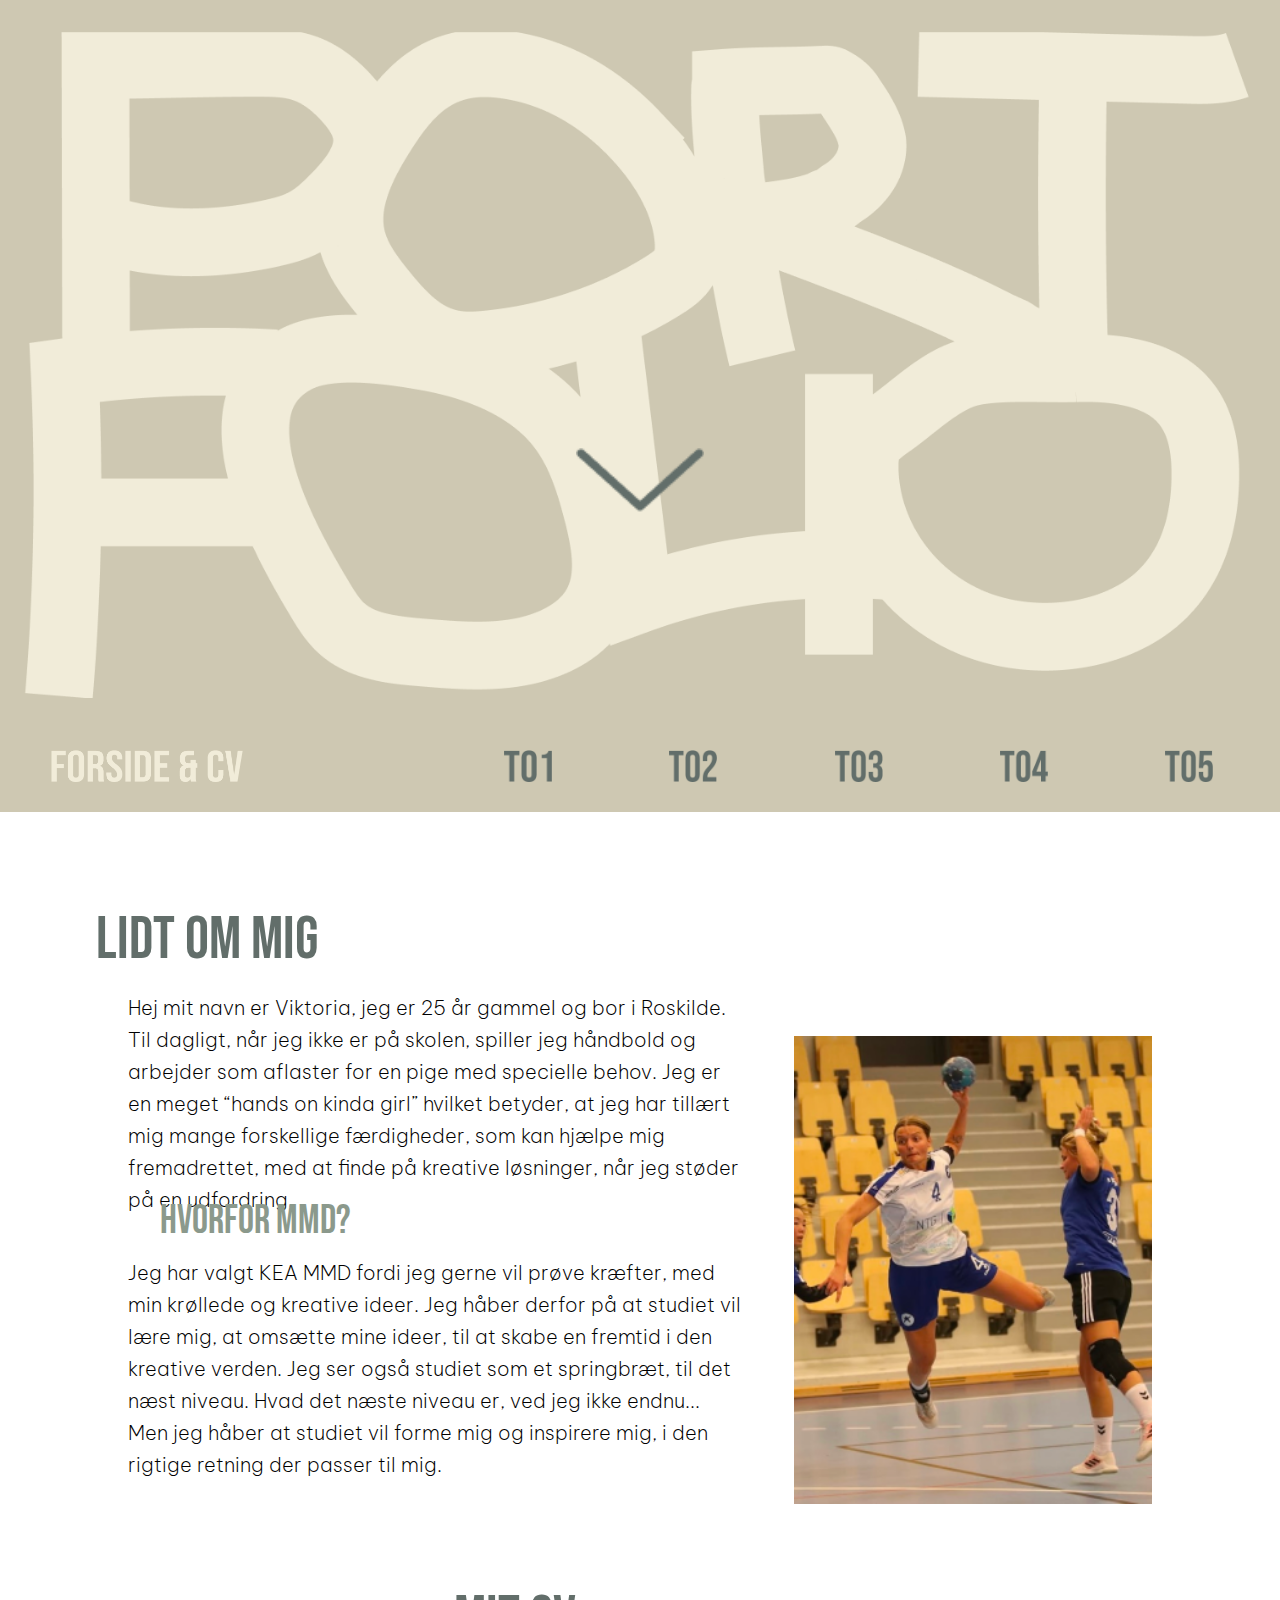
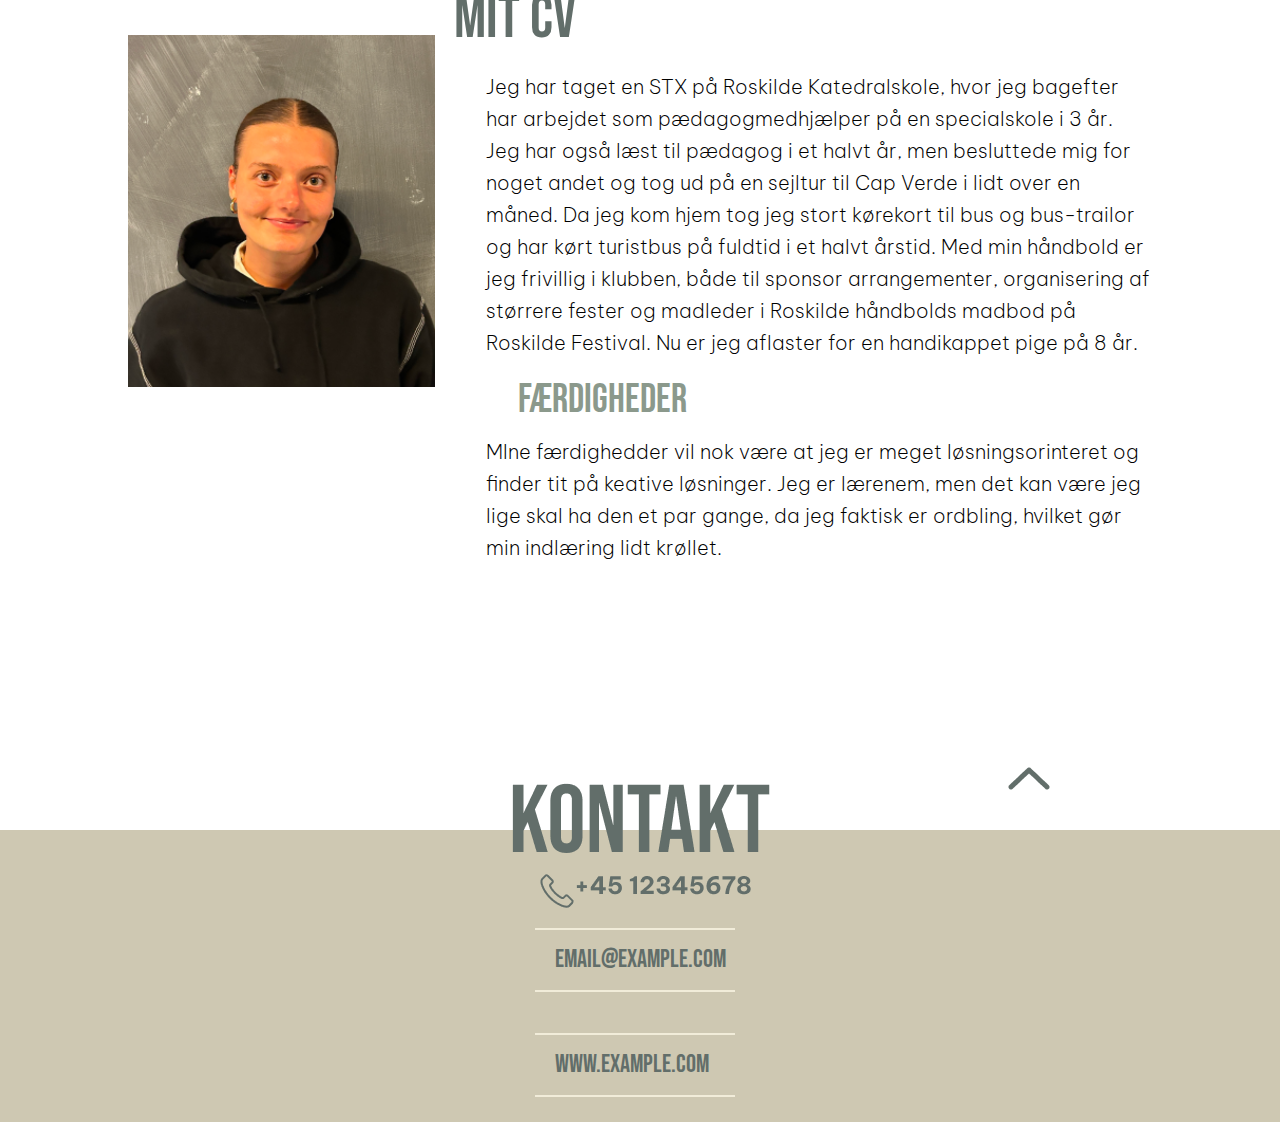
<file: index.html>
<!DOCTYPE html>
<html lang="en">
  <head>
    <meta charset="UTF-8" />
    <meta name="viewport" content="width=device-width, initial-scale=1.0" />
    <meta name="robots" content="noindex" />

    <title>Portfolio</title>
    <link rel="icon" href="img/VK.png" type="image/png" />
    <link rel="stylesheet" href="css/styles.css" />
  </head>
  <body>
    <header class="header">
      <div class="hero-sektion">
        <img src="img/portfolio1.png" alt="portfolio" class="portfolio-img" />
        <img src="img/pil-ned.png" alt="" id="scrollArrow" />
      </div>
      <nav class="navbar" id="navbar">
        <img src="img/FORSIDE&CV.png" alt="" id="T1" />
        <div class="burger" id="burger">
          <span></span>
          <span></span>
          <span></span>
        </div>

        <ul class="menu" id="menu">
          <li>
            <a href="index.html"
              ><img
                src="img/forside&CV-aktiv.png"
                alt="forside"
                class="forside-img"
            /></a>
          </li>
          <li>
            <a href="T01.html"><img src="img/T01.png" alt="t01" class="T" /></a>
          </li>
          <li>
            <a href="T02.html"><img src="img/T02.png" alt="t02" class="T" /></a>
          </li>
          <li>
            <a href="T03.html"><img src="img/T03.png" alt="t03" class="T" /></a>
          </li>
          <li>
            <a href="T04.html"><img src="img/T04.png" alt="t04" class="T" /></a>
          </li>
          <li>
            <a href="T05.html"
              ><img src="img/T05.png" alt="to5" class="T" id="T0-img"
            /></a>
          </li>
        </ul>
      </nav>
    </header>
    <main>
      <div class="grid1">
        <section id="about" class="section">
          <h1>LIDT OM MIG</h1>
          <p>
            Hej mit navn er Viktoria, jeg er 25 år gammel og bor i Roskilde. Til
            dagligt, når jeg ikke er på skolen, spiller jeg håndbold og arbejder
            som aflaster for en pige med specielle behov. Jeg er en meget “hands
            on kinda girl” hvilket betyder, at jeg har tillært mig mange
            forskellige færdigheder, som kan hjælpe mig fremadrettet, med at
            finde på kreative løsninger, når jeg støder på en udfordring.
          </p>
        </section>
        <img src="img/handball.png" alt="Handball action" class="image" />

        <section id="why-mmd" class="section">
          <h2>HVORFOR MMD?</h2>
          <p>
            Jeg har valgt KEA MMD fordi jeg gerne vil prøve kræfter, med min
            krøllede og kreative ideer. Jeg håber derfor på at studiet vil lære
            mig, at omsætte mine ideer, til at skabe en fremtid i den kreative
            verden. Jeg ser også studiet som et springbræt, til det næst niveau.
            Hvad det næste niveau er, ved jeg ikke endnu... Men jeg håber at
            studiet vil forme mig og inspirere mig, i den rigtige retning der
            passer til mig.
          </p>
        </section>
      </div>
      <div class="grid2">
        <section id="cv" class="section">
          <h1>MIT CV</h1>
          <p>
            Jeg har taget en STX på Roskilde Katedralskole, hvor jeg bagefter
            har arbejdet som pædagogmedhjælper på en specialskole i 3 år. Jeg
            har også læst til pædagog i et halvt år, men besluttede mig for
            noget andet og tog ud på en sejltur til Cap Verde i lidt over en
            måned. Da jeg kom hjem tog jeg stort kørekort til bus og bus-trailor
            og har kørt turistbus på fuldtid i et halvt årstid. Med min håndbold
            er jeg frivillig i klubben, både til sponsor arrangementer,
            organisering af størrere fester og madleder i Roskilde håndbolds
            madbod på Roskilde Festival. Nu er jeg aflaster for en handikappet
            pige på 8 år.
          </p>
        </section>
        <img
          src="img/profile.png"
          alt="Profile picture"
          class="profile-image"
        />
        <section id="skills" class="section">
          <h2>FÆRDIGHEDER</h2>
          <p>
            MIne færdighedder vil nok være at jeg er meget løsningsorinteret og
            finder tit på keative løsninger. Jeg er lærenem, men det kan være
            jeg lige skal ha den et par gange, da jeg faktisk er ordbling,
            hvilket gør min indlæring lidt krøllet.
          </p>
        </section>
      </div>
      <div class="pil-op">
        <a href="#"><img src="img/pil-op.png" alt="pil-op" /></a>
      </div>
    </main>

    <footer>
      <img src="img/footer.png" alt="footer" class="footer-img" />

      <p class="button">email@example.com</p>
      <p class="button">www.example.com</p>
    </footer>
    <script src="js/script.js"></script>
  </body>
</html>
</file>
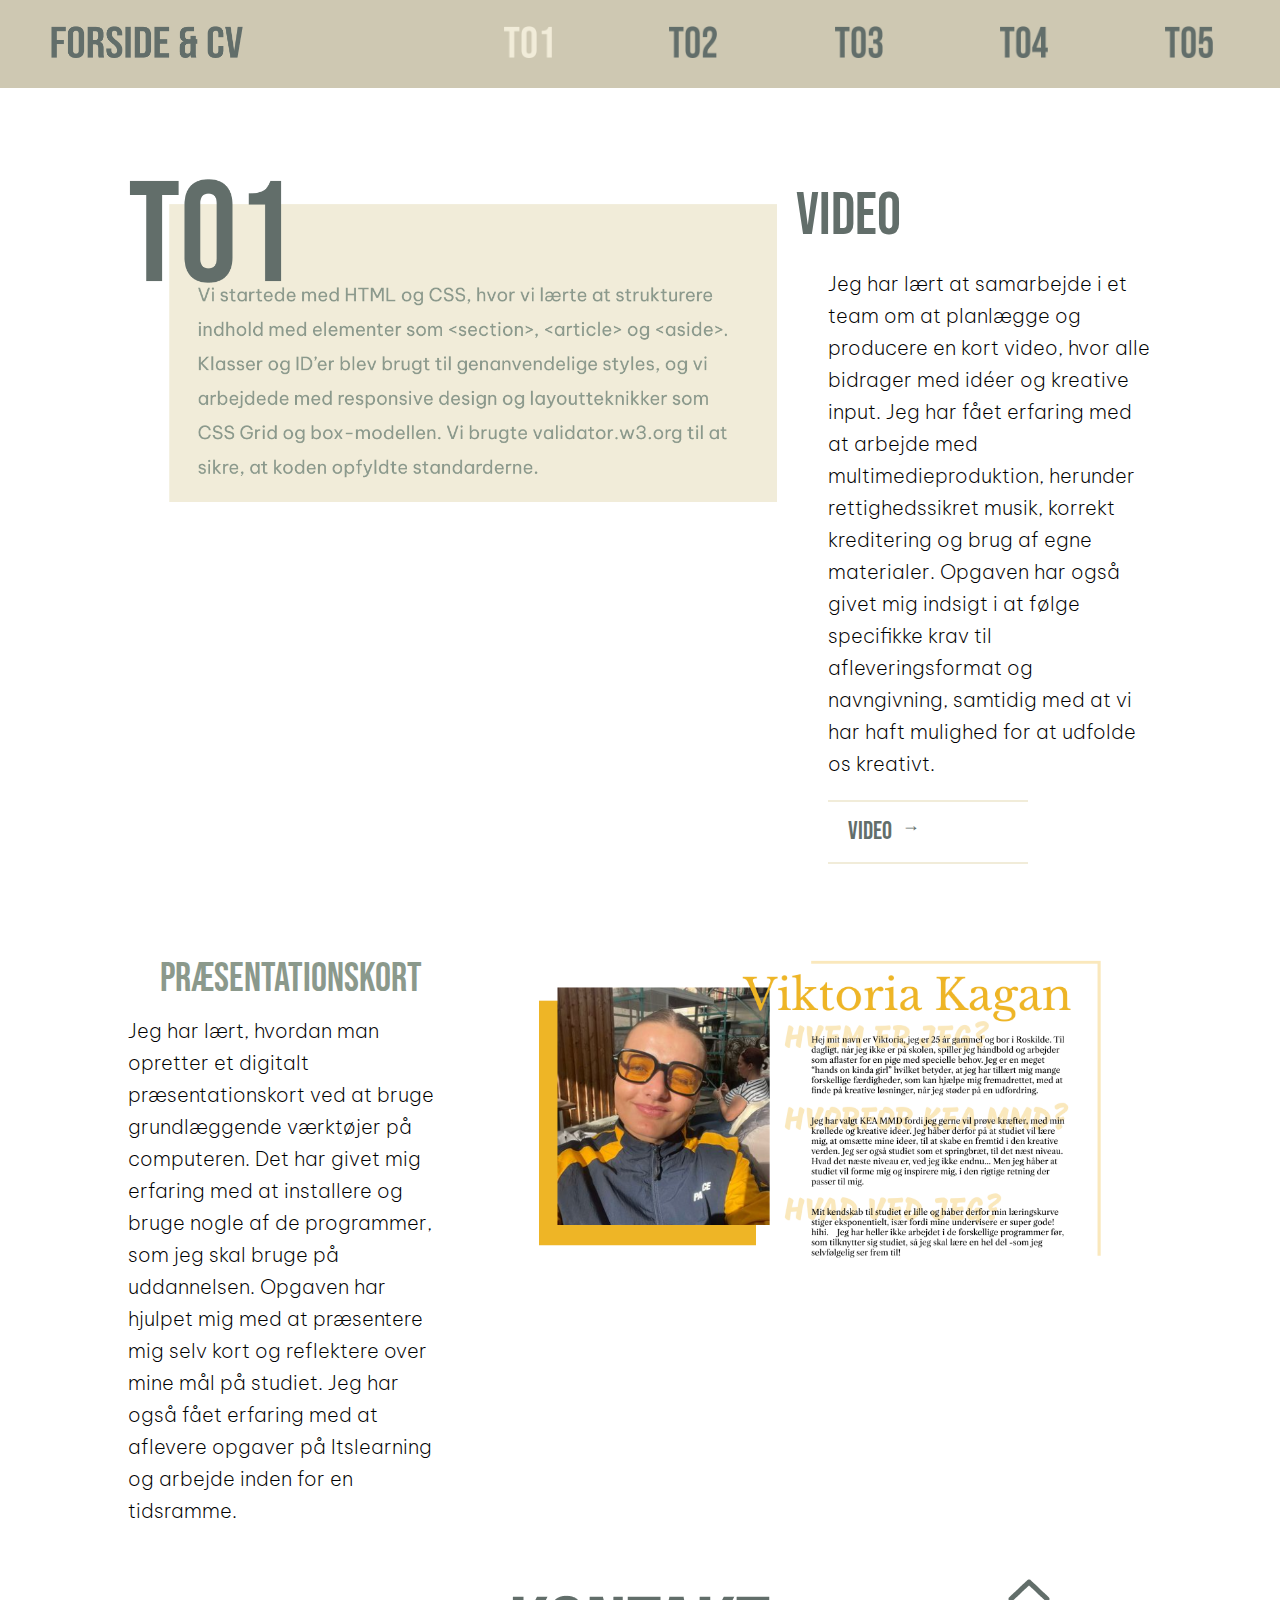
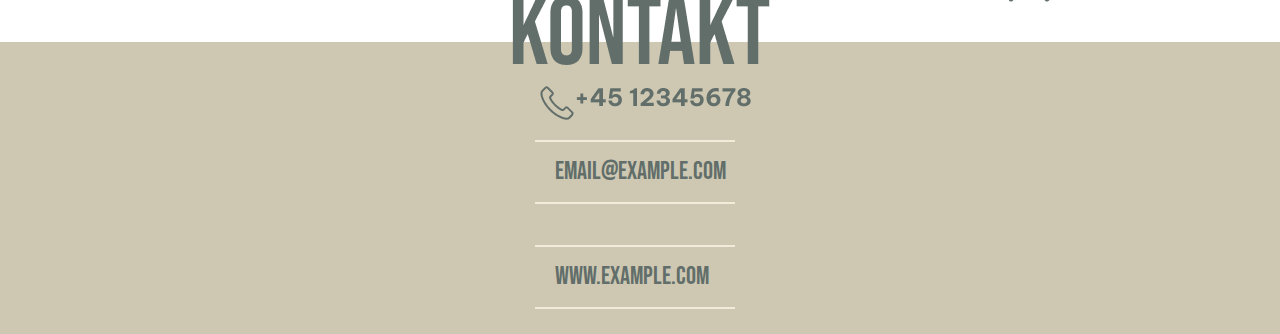
<file: T01.html>
<!DOCTYPE html>
<html lang="en">
  <head>
    <meta charset="UTF-8" />
    <meta name="viewport" content="width=device-width, initial-scale=1.0" />
    <meta name="robots" content="noindex" />

    <title>Portfolio</title>
    <link rel="icon" href="img/VK.png" type="image/png" />
    <link rel="stylesheet" href="css/styles.css" />
  </head>
  <body>
    <header class="header">
      <nav class="navbar">
        <img src="img/T01.png" alt="T01" class="T0" id="T1" />
        <div class="burger" id="burger">
          <span></span>
          <span></span>
          <span></span>
        </div>

        <ul class="menu" id="menu">
          <li>
            <a href="index.html"
              ><img src="img/FORSIDE&CV.png" alt="forside" class="forside-img"
            /></a>
          </li>
          <li>
            <a href="T01.html"
              ><img src="img/T01-aktiv.png" alt="t01" class="T"
            /></a>
          </li>
          <li>
            <a href="T02.html"><img src="img/T02.png" alt="t02" class="T" /></a>
          </li>
          <li>
            <a href="T03.html"><img src="img/T03.png" alt="t03" class="T" /></a>
          </li>
          <li>
            <a href="T04.html"><img src="img/T04.png" alt="t04" class="T" /></a>
          </li>
          <li>
            <a href="T05.html"><img src="img/T05.png" alt="to5" class="T" /></a>
          </li>
        </ul>
      </nav>
    </header>
    <main>
      <section id="video" class="section1">
        <div class="grid20">
          <img src="img/hero1.png" alt="" class="hero" />
          <div>
            <h1>VIDEO</h1>

            <p>
              Jeg har lært at samarbejde i et team om at planlægge og producere
              en kort video, hvor alle bidrager med idéer og kreative input. Jeg
              har fået erfaring med at arbejde med multimedieproduktion,
              herunder rettighedssikret musik, korrekt kreditering og brug af
              egne materialer. Opgaven har også givet mig indsigt i at følge
              specifikke krav til afleveringsformat og navngivning, samtidig med
              at vi har haft mulighed for at udfolde os kreativt.
            </p>

            <a
              href="https://www.youtube.com/watch?v=mYyJEoUTUIM"
              class="button"
              target="_blank"
            >
              VIDEO
              <span class="arrow">→</span>
            </a>
          </div>
        </div>
      </section>

      <section id="why-mmd" class="section">
        <div class="grid10">
          <div>
            <h2>PRÆSENTATIONSKORT</h2>
            <p>
              Jeg har lært, hvordan man opretter et digitalt præsentationskort
              ved at bruge grundlæggende værktøjer på computeren. Det har givet
              mig erfaring med at installere og bruge nogle af de programmer,
              som jeg skal bruge på uddannelsen. Opgaven har hjulpet mig med at
              præsentere mig selv kort og reflektere over mine mål på studiet.
              Jeg har også fået erfaring med at aflevere opgaver på Itslearning
              og arbejde inden for en tidsramme.
            </p>
          </div>
          <img src="img/tema-1.png" alt="" />
        </div>
      </section>
      <div class="pil-op">
        <a href="#"><img src="img/pil-op.png" alt="pil-op" /></a>
      </div>
    </main>
    <footer>
      <img src="img/footer.png" alt="footer" class="footer-img" />

      <p class="button">email@example.com</p>
      <p class="button">www.example.com</p>
    </footer>
    <script src="js/script.js"></script>
  </body>
</html>
</file>
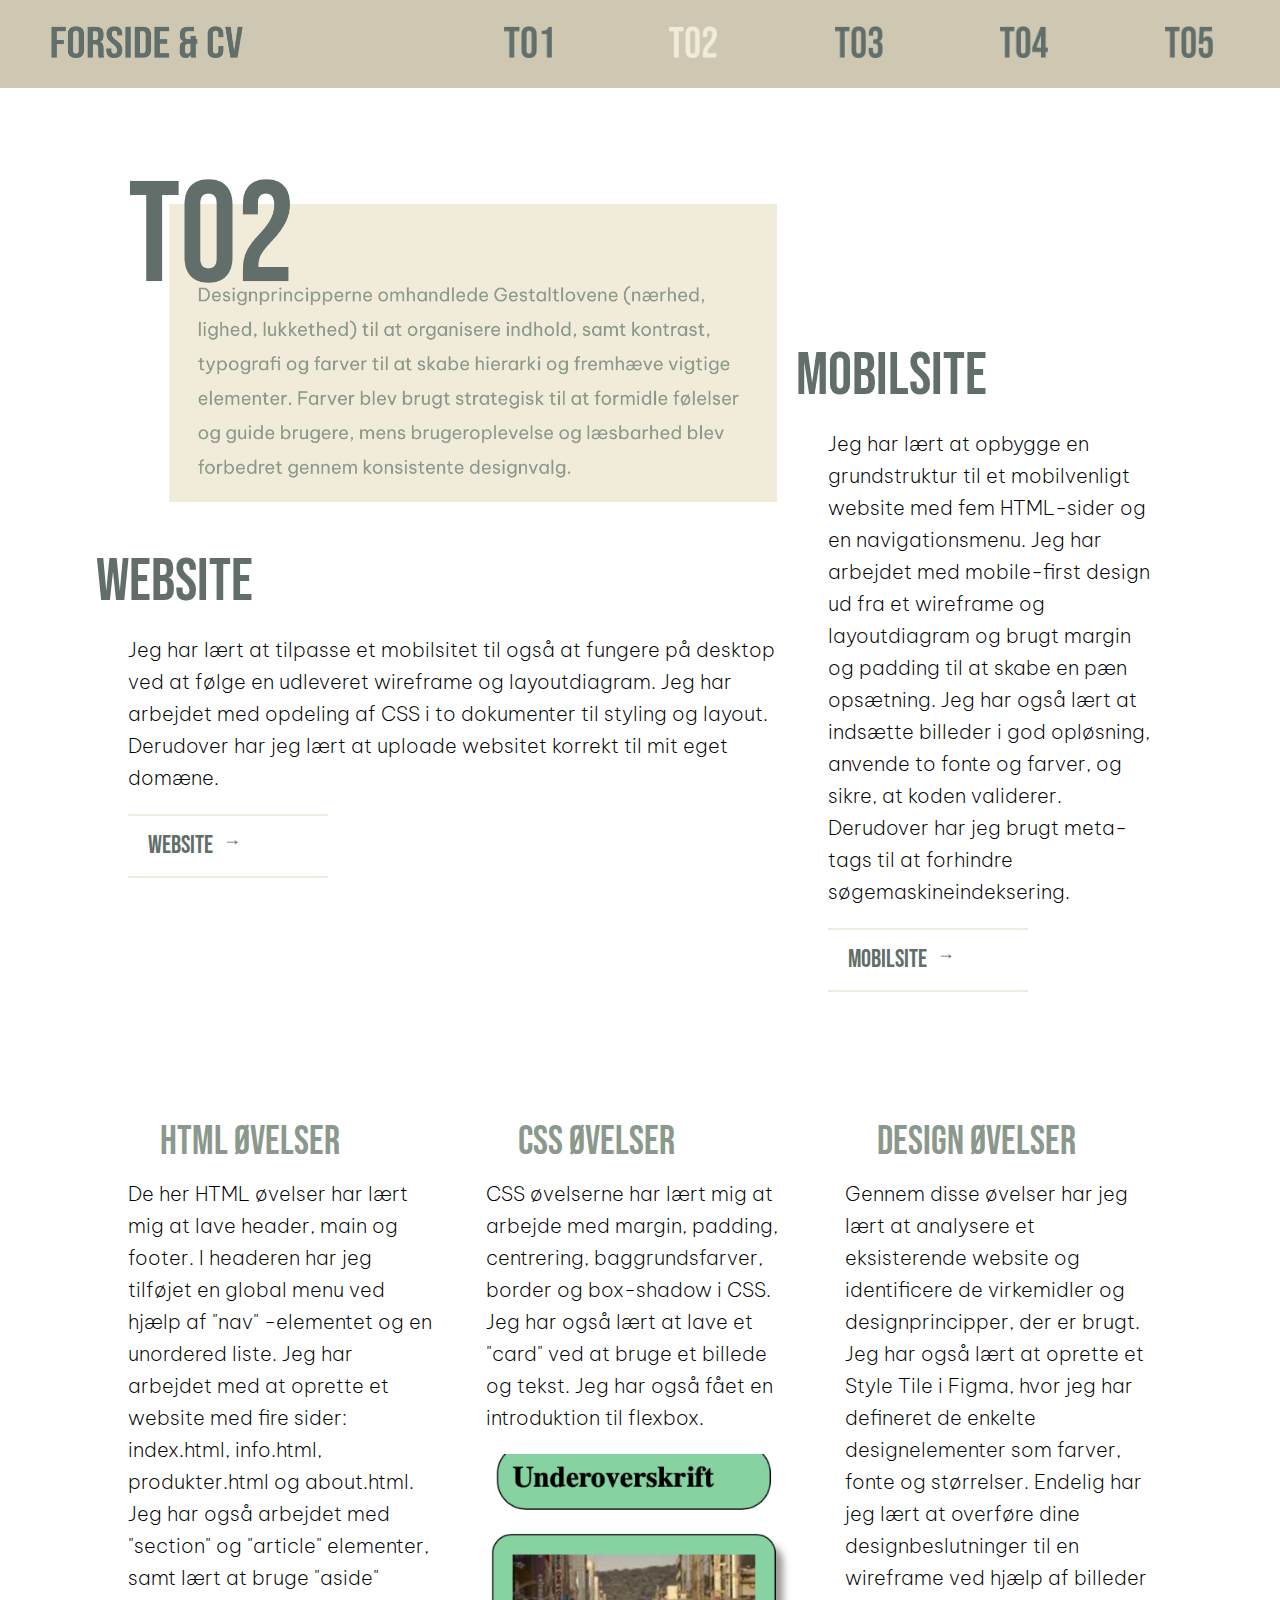
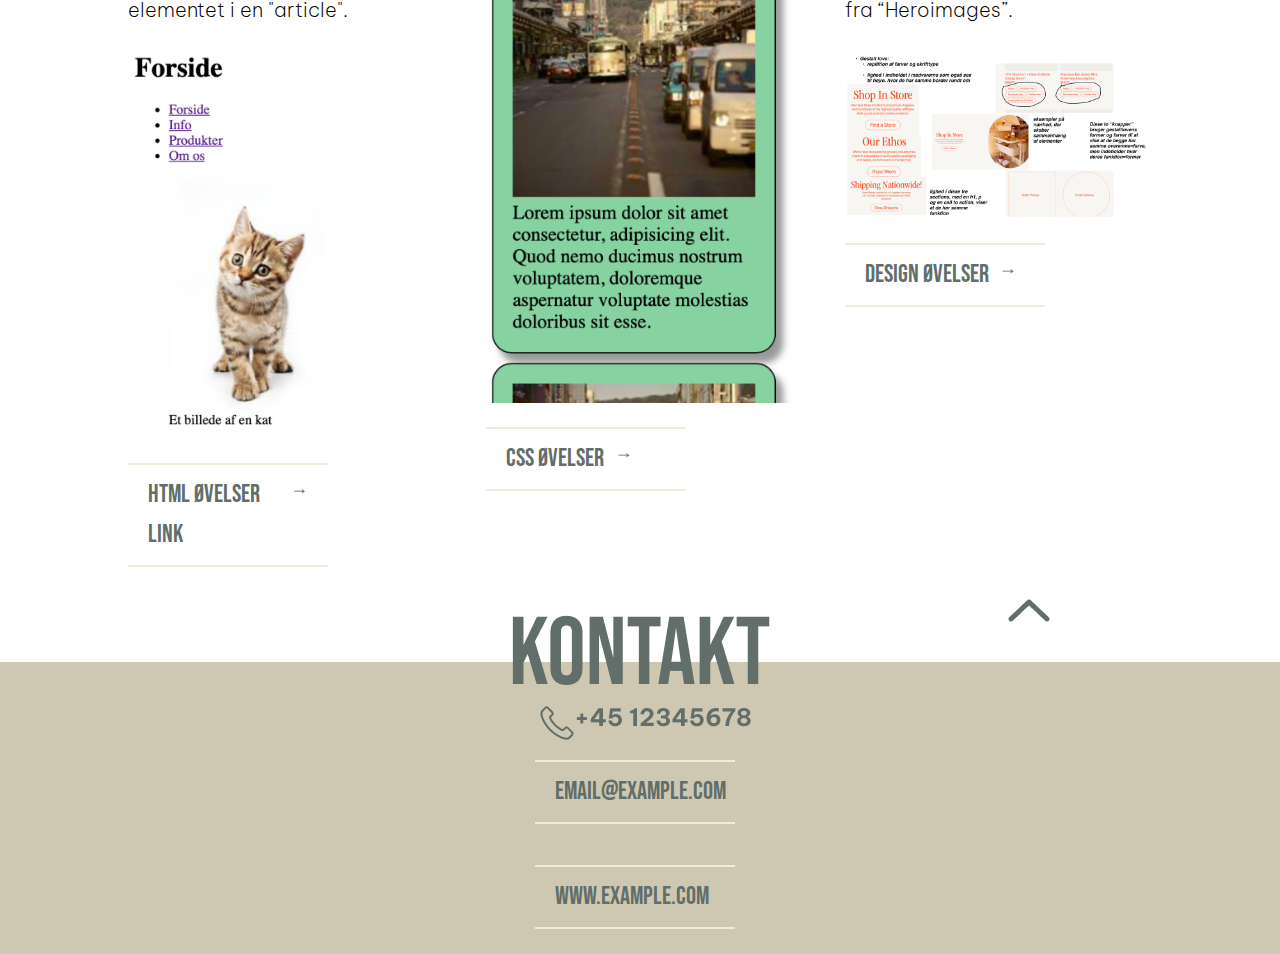
<file: T02.html>
<!DOCTYPE html>
<html lang="en">
  <head>
    <meta charset="UTF-8" />
    <meta name="viewport" content="width=device-width, initial-scale=1.0" />
    <meta name="robots" content="noindex" />

    <title>Portfolio</title>
    <link rel="icon" href="img/VK.png" type="image/png" />

    <link rel="stylesheet" href="css/styles.css" />
  </head>
  <body>
    <header class="header">
      <nav class="navbar">
        <img src="img/T02.png" alt="T02" class="T0" id="T1" />
        <div class="burger" id="burger">
          <span></span>
          <span></span>
          <span></span>
        </div>

        <ul class="menu" id="menu">
          <li>
            <a href="index.html"
              ><img src="img/FORSIDE&CV.png" alt="forside" class="forside-img"
            /></a>
          </li>
          <li>
            <a href="T01.html"><img src="img/T01.png" alt="t01" class="T" /></a>
          </li>
          <li>
            <a href="T02.html"
              ><img src="img/T02-aktiv.png" alt="t02" class="T"
            /></a>
          </li>
          <li>
            <a href="T03.html"><img src="img/T03.png" alt="t03" class="T" /></a>
          </li>
          <li>
            <a href="T04.html"><img src="img/T04.png" alt="t04" class="T" /></a>
          </li>
          <li>
            <a href="T05.html"><img src="img/T05.png" alt="to5" class="T" /></a>
          </li>
        </ul>
      </nav>
    </header>
    <main>
      <div class="grid1">
        <section id="mobilsite" class="section">
          <img src="img/hero2.png" alt="" class="hero" />
          <h1>WEBSITE</h1>
          <p>
            Jeg har lært at tilpasse et mobilsitet til også at fungere på
            desktop ved at følge en udleveret wireframe og layoutdiagram. Jeg
            har arbejdet med opdeling af CSS i to dokumenter til styling og
            layout. Derudover har jeg lært at uploade websitet korrekt til mit
            eget domæne.
          </p>

          <a
            href="http://viktoriakagan.dk/1SEM/TO2/website/site/html/komponenter.html"
            target="_blank"
            class="button"
          >
            WEBSITE
            <span class="arrow">→</span>
          </a>
        </section>
        <section id="website" class="section">
          <h1>MOBILSITE</h1>
          <p>
            Jeg har lært at opbygge en grundstruktur til et mobilvenligt website
            med fem HTML-sider og en navigationsmenu. Jeg har arbejdet med
            mobile-first design ud fra et wireframe og layoutdiagram og brugt
            margin og padding til at skabe en pæn opsætning. Jeg har også lært
            at indsætte billeder i god opløsning, anvende to fonte og farver, og
            sikre, at koden validerer. Derudover har jeg brugt meta-tags til at
            forhindre søgemaskineindeksering.
          </p>
          <a
            href="http://viktoriakagan.dk/1SEM/TO2/mobilsite/html/index.html"
            target="_blank"
            class="button"
          >
            MOBILSITE
            <span class="arrow">→</span>
          </a>
        </section>
      </div>
      <div class="grid-t02">
        <section id="html-ovelser" class="section">
          <h2>HTML ØVELSER</h2>
          <p>
            De her HTML øvelser har lært mig at lave header, main og footer. I
            headeren har jeg tilføjet en global menu ved hjælp af "nav"
            -elementet og en unordered liste. Jeg har arbejdet med at oprette et
            website med fire sider: index.html, info.html, produkter.html og
            about.html. Jeg har også arbejdet med "section" og "article"
            elementer, samt lært at bruge "aside" elementet i en "article".
          </p>
          <img src="img/html-ovelse.png" alt="" />
          <a
            href="http://viktoriakagan.dk/1SEM/TO2/sandbox/webexercises/index.html"
            target="_blank"
            class="button"
          >
            HTML ØVELSER LINK
            <span class="arrow">→</span>
          </a>
        </section>
        <section id="css-ovelser" class="section">
          <h2>CSS ØVELSER</h2>
          <p>
            CSS øvelserne har lært mig at arbejde med margin, padding,
            centrering, baggrundsfarver, border og box-shadow i CSS. Jeg har
            også lært at lave et "card" ved at bruge et billede og tekst. Jeg
            har også fået en introduktion til flexbox.
          </p>
          <img src="img/css-ovelse.png" alt="" />
          <a
            href="http://viktoriakagan.dk/1SEM/TO2/sandbox/øvelse9-13.html"
            target="_blank"
            class="button"
          >
            CSS ØVELSER
            <span class="arrow">→</span>
          </a>
        </section>

        <section id="stile-stage-ovelser" class="section">
          <h2>DESIGN ØVELSER</h2>
          <p>
            Gennem disse øvelser har jeg lært at analysere et eksisterende
            website og identificere de virkemidler og designprincipper, der er
            brugt. Jeg har også lært at oprette et Style Tile i Figma, hvor jeg
            har defineret de enkelte designelementer som farver, fonte og
            størrelser. Endelig har jeg lært at overføre dine designbeslutninger
            til en wireframe ved hjælp af billeder fra “Heroimages”.
          </p>
          <img src="img/design-ovelse.png" alt="" />
          <a
            href="https://www.figma.com/design/3KhNnmS0bwqr3u9nJzKHD4/Untitled?node-id=3-2&t=mvtd524PzO2auByM-1"
            target="_blank"
            class="button"
          >
            DESIGN ØVELSER
            <span class="arrow">→</span>
          </a>
        </section>
      </div>
      <div class="pil-op">
        <a href="#"><img src="img/pil-op.png" alt="pil-op" /></a>
      </div>
    </main>
    <footer>
      <img src="img/footer.png" alt="footer" class="footer-img" />

      <p class="button">email@example.com</p>
      <p class="button">www.example.com</p>
    </footer>
    <script src="js/script.js"></script>
  </body>
</html>
</file>
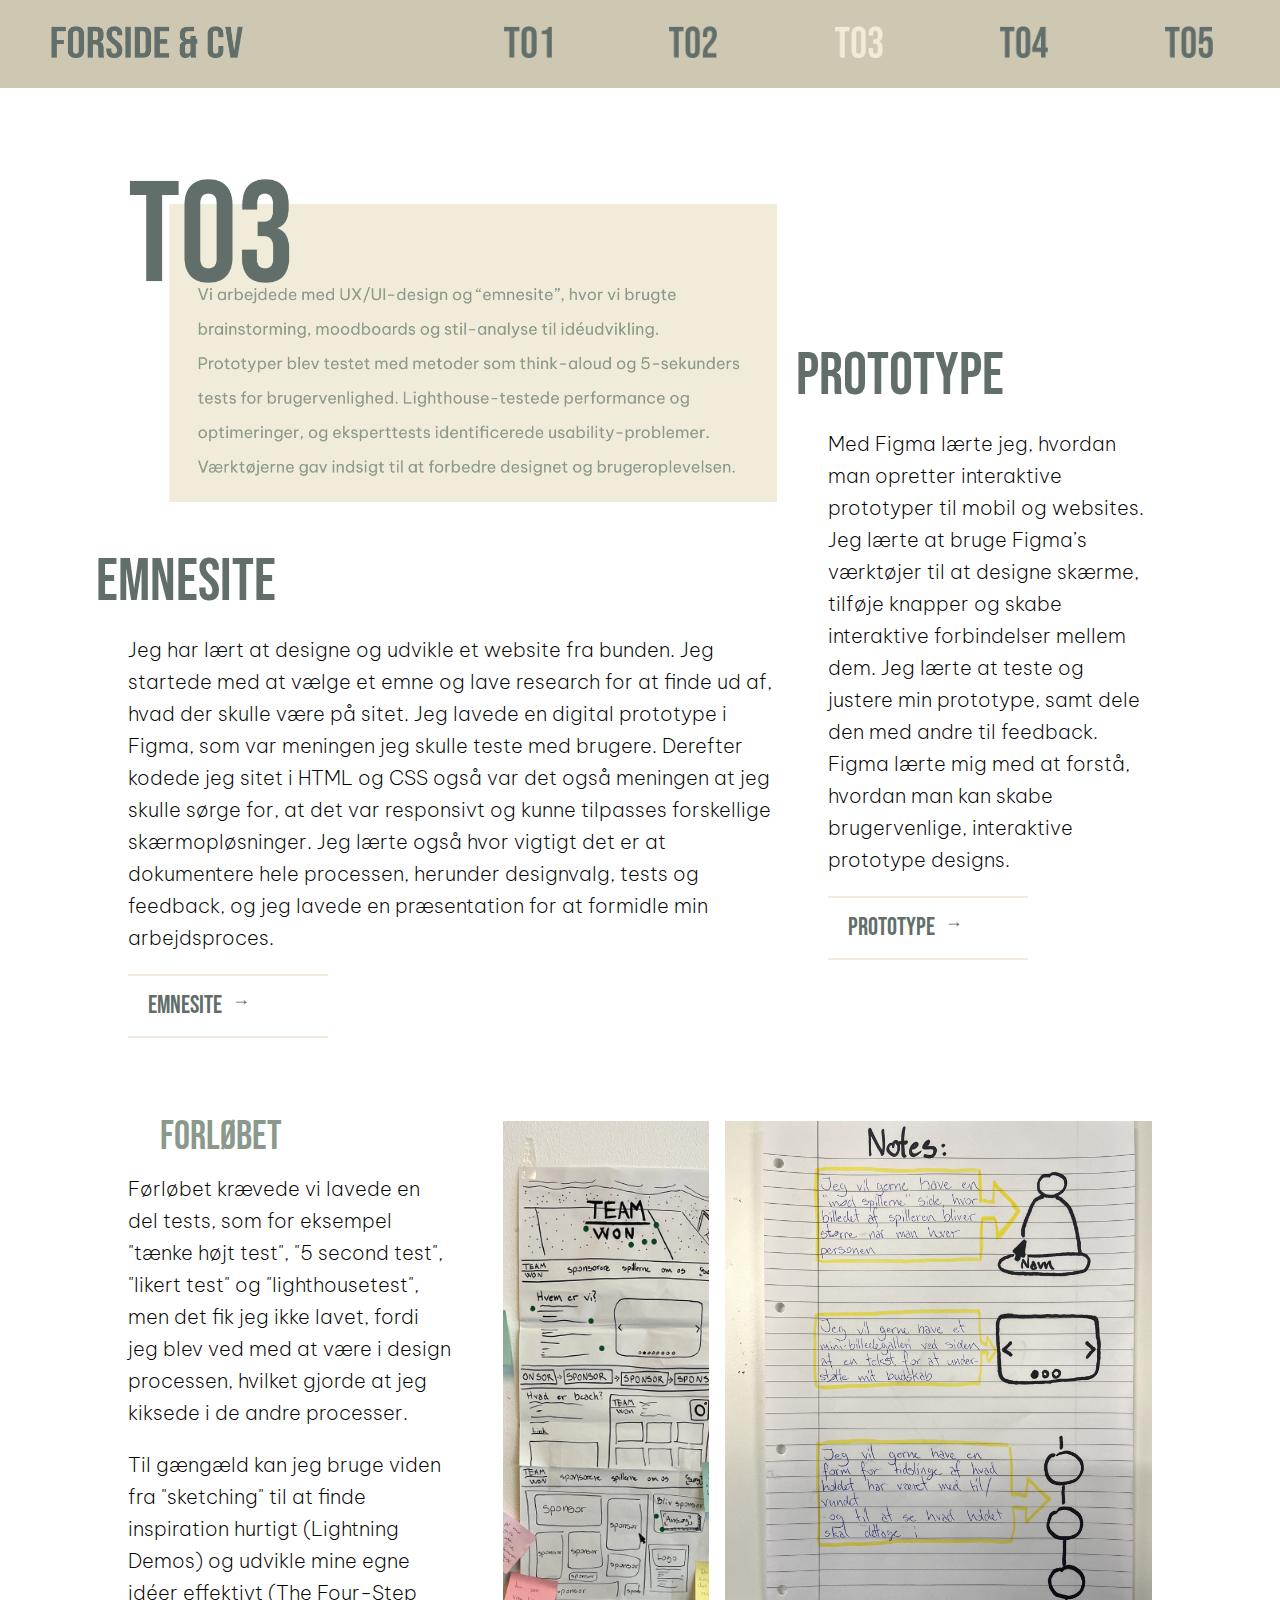
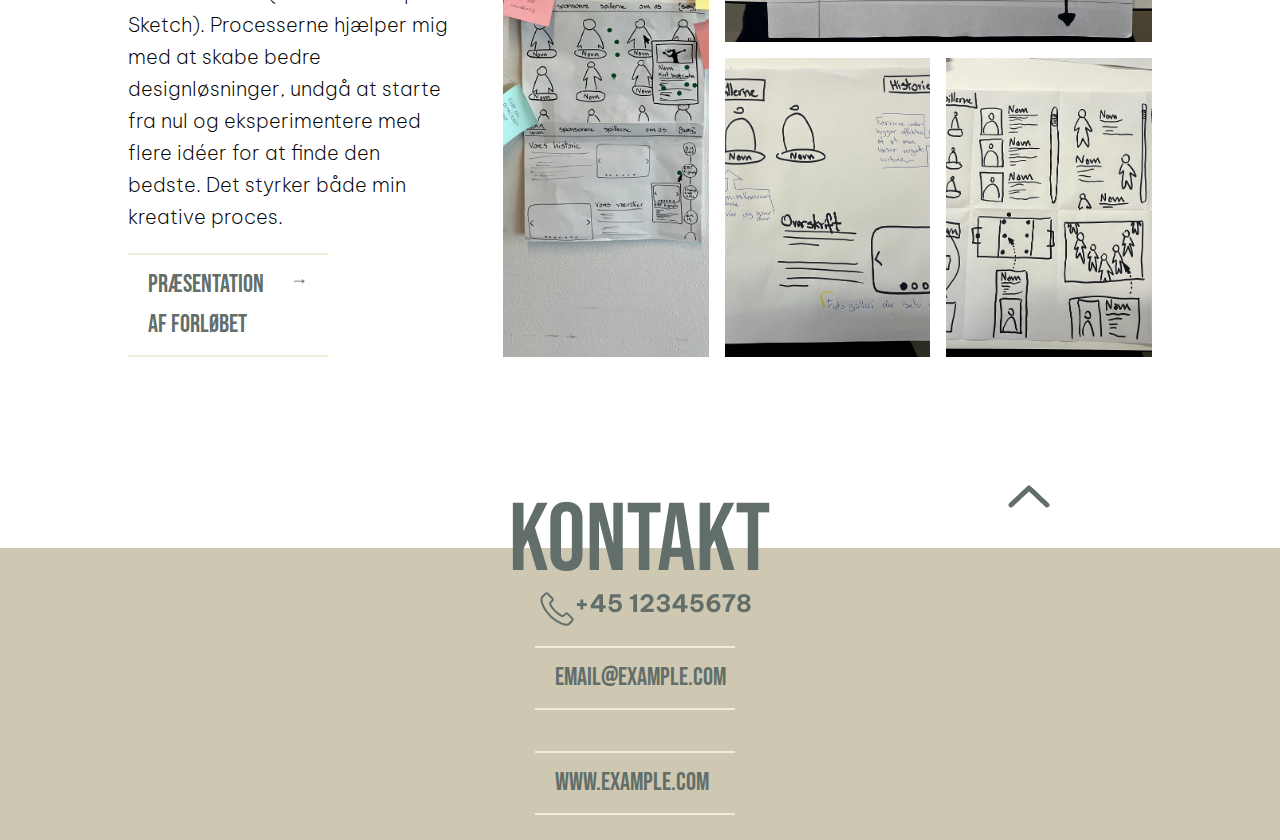
<file: T03.html>
<!DOCTYPE html>
<html lang="en">
  <head>
    <meta charset="UTF-8" />
    <meta name="viewport" content="width=device-width, initial-scale=1.0" />
    <meta name="robots" content="noindex" />

    <title>Portfolio</title>
    <link rel="icon" href="img/VK.png" type="image/png" />

    <link rel="stylesheet" href="css/styles.css" />
  </head>
  <body>
    <header class="header">
      <nav class="navbar">
        <img src="img/T03.png" alt="T03" class="T0" id="T1" />
        <div class="burger" id="burger">
          <span></span>
          <span></span>
          <span></span>
        </div>

        <ul class="menu" id="menu">
          <li>
            <a href="index.html"
              ><img src="img/FORSIDE&CV.png" alt="forside" class="forside-img"
            /></a>
          </li>
          <li>
            <a href="T01.html"><img src="img/T01.png" alt="t01" class="T" /></a>
          </li>
          <li>
            <a href="T02.html"><img src="img/T02.png" alt="t02" class="T" /></a>
          </li>
          <li>
            <a href="T03.html"
              ><img src="img/T03-aktiv.png" alt="t03" class="T"
            /></a>
          </li>
          <li>
            <a href="T04.html"><img src="img/T04.png" alt="t04" class="T" /></a>
          </li>
          <li>
            <a href="T05.html"><img src="img/T05.png" alt="to5" class="T" /></a>
          </li>
        </ul>
      </nav>
    </header>
    <main>
      <div class="grid1">
        <section id="emnesite" class="section">
          <img src="img/hero3.png" alt="" class="hero" />
          <h1>EMNESITE</h1>
          <p>
            Jeg har lært at designe og udvikle et website fra bunden. Jeg
            startede med at vælge et emne og lave research for at finde ud af,
            hvad der skulle være på sitet. Jeg lavede en digital prototype i
            Figma, som var meningen jeg skulle teste med brugere. Derefter
            kodede jeg sitet i HTML og CSS også var det også meningen at jeg
            skulle sørge for, at det var responsivt og kunne tilpasses
            forskellige skærmopløsninger. Jeg lærte også hvor vigtigt det er at
            dokumentere hele processen, herunder designvalg, tests og feedback,
            og jeg lavede en præsentation for at formidle min arbejdsproces.
          </p>
          <a
            href="http://viktoriakagan.dk/1SEM/TO2/kodet_site/index.html"
            target="_blank"
            class="button"
          >
            EMNESITE
            <span class="arrow">→</span>
          </a>
        </section>

        <section id="prototype" class="section">
          <h1>PROTOTYPE</h1>
          <p>
            Med Figma lærte jeg, hvordan man opretter interaktive prototyper til
            mobil og websites. Jeg lærte at bruge Figma’s værktøjer til at
            designe skærme, tilføje knapper og skabe interaktive forbindelser
            mellem dem. Jeg lærte at teste og justere min prototype, samt dele
            den med andre til feedback. Figma lærte mig med at forstå, hvordan
            man kan skabe brugervenlige, interaktive prototype designs.
          </p>
          <a
            href="https://www.figma.com/proto/PbEaEndKtXmyHEsN69hFN0/WON-website?content-scaling=fixed&kind=proto&node-id=1-3&scaling=scale-down&starting-point-node-id=1%3A3"
            target="_blank"
            class="button"
          >
            PROTOTYPE
            <span class="arrow">→</span>
          </a>
        </section>
      </div>

      <div class="grid2">
        <section id="test" class="section">
          <h2>FORLØBET</h2>
          <p>
            Førløbet krævede vi lavede en del tests, som for eksempel "tænke
            højt test", "5 second test", "likert test" og "lighthousetest", men
            det fik jeg ikke lavet, fordi jeg blev ved med at være i design
            processen, hvilket gjorde at jeg kiksede i de andre processer.
          </p>
          <p>
            Til gængæld kan jeg bruge viden fra "sketching" til at finde
            inspiration hurtigt (Lightning Demos) og udvikle mine egne idéer
            effektivt (The Four-Step Sketch). Processerne hjælper mig med at
            skabe bedre designløsninger, undgå at starte fra nul og
            eksperimentere med flere idéer for at finde den bedste. Det styrker
            både min kreative proces.
          </p>
          <a
            href="          https://1drv.ms/p/c/d378c5af8215b558/EXdSV888yT9Jvrac-NRO4PQBIsYHWRJMtedZm9XxRnD48A
"
            target="_blank"
            class="button"
          >
            PRÆSENTATION AF FORLØBET
            <span class="arrow">→</span>
          </a>
        </section>
        <section class="photo_grid" id="photo_grid">
          <img src="img/T03-img2.png" class="b1" alt="" />
          <img src="img/T03-img4.png" class="b2" alt="" />
          <img src="img/T03-img3.png" class="b3" alt="" />
          <img src="img/T03-img1.png" class="b4" alt="" />
        </section>
      </div>
      <div class="pil-op">
        <a href="#"><img src="img/pil-op.png" alt="pil-op" /></a>
      </div>
    </main>
    <footer>
      <img src="img/footer.png" alt="footer" class="footer-img" />

      <p class="button">email@example.com</p>
      <p class="button">www.example.com</p>
    </footer>
    <script src="js/script.js"></script>
  </body>
</html>
</file>
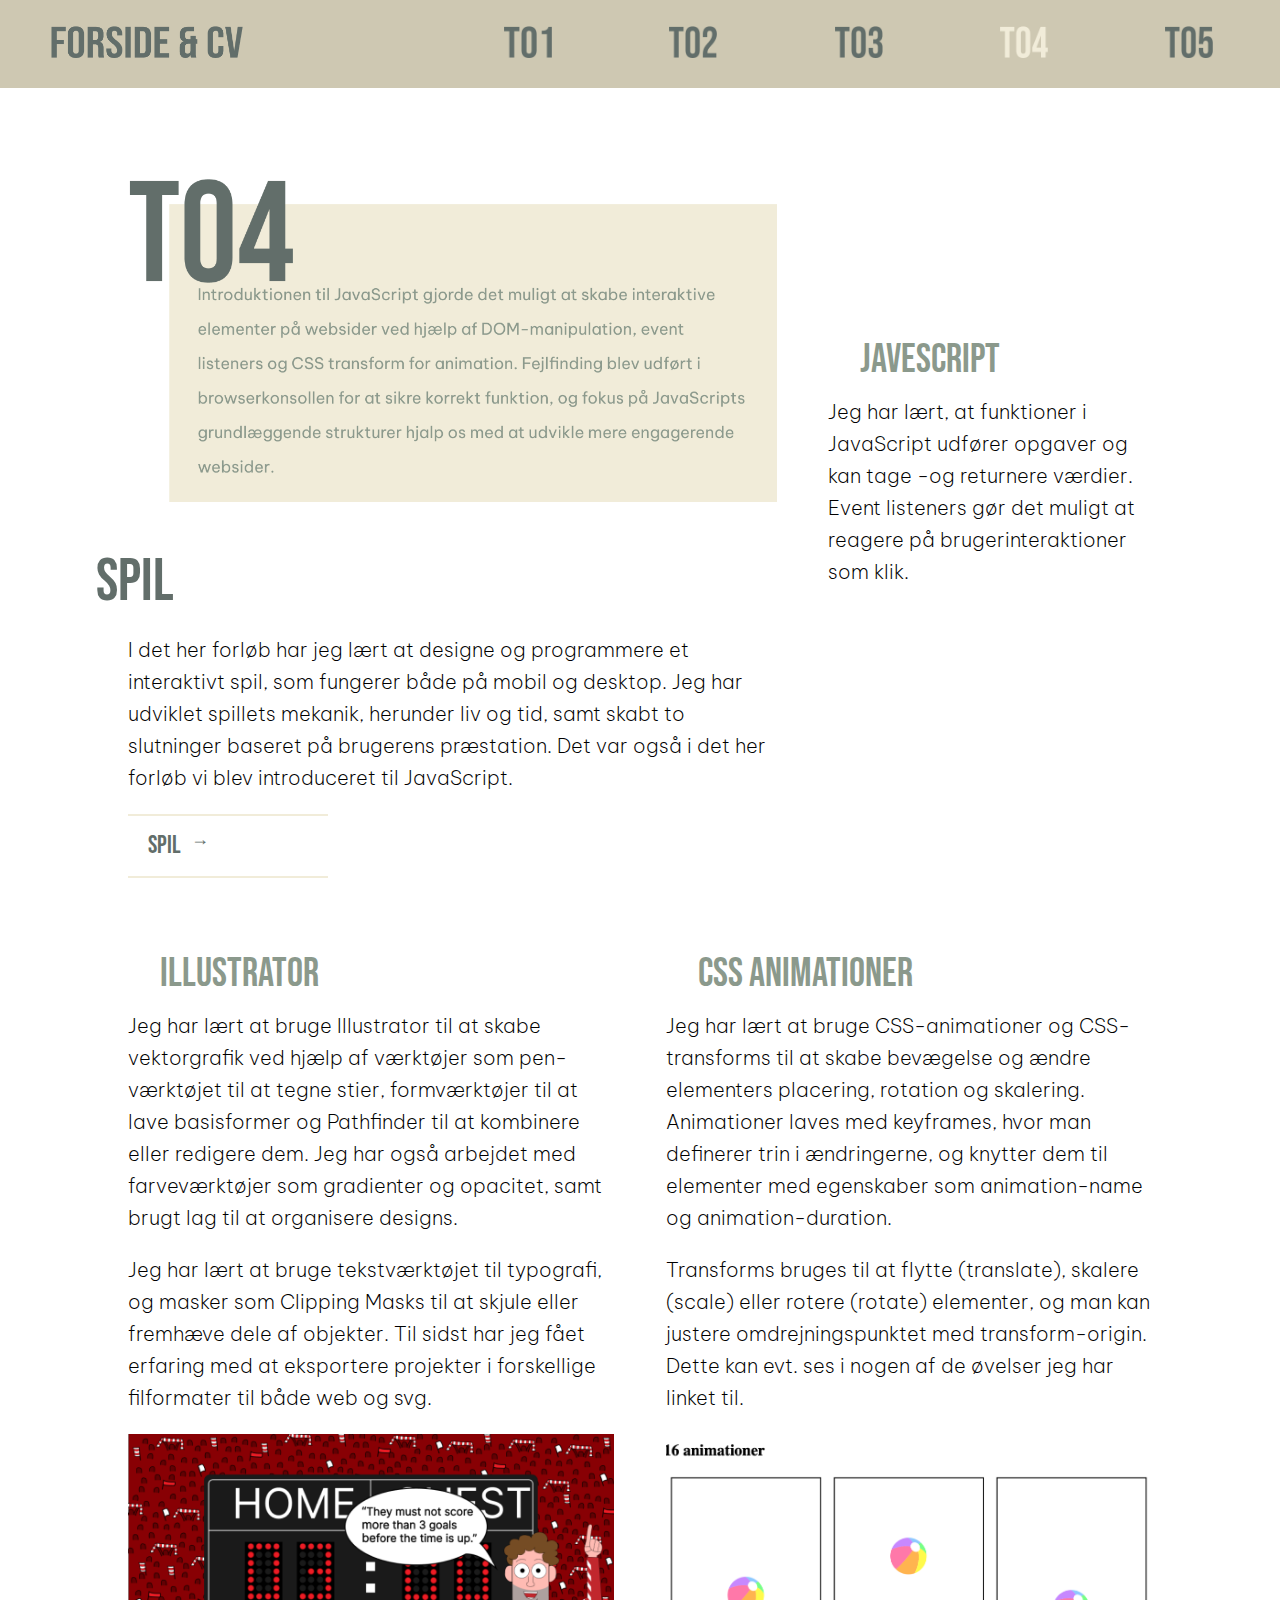
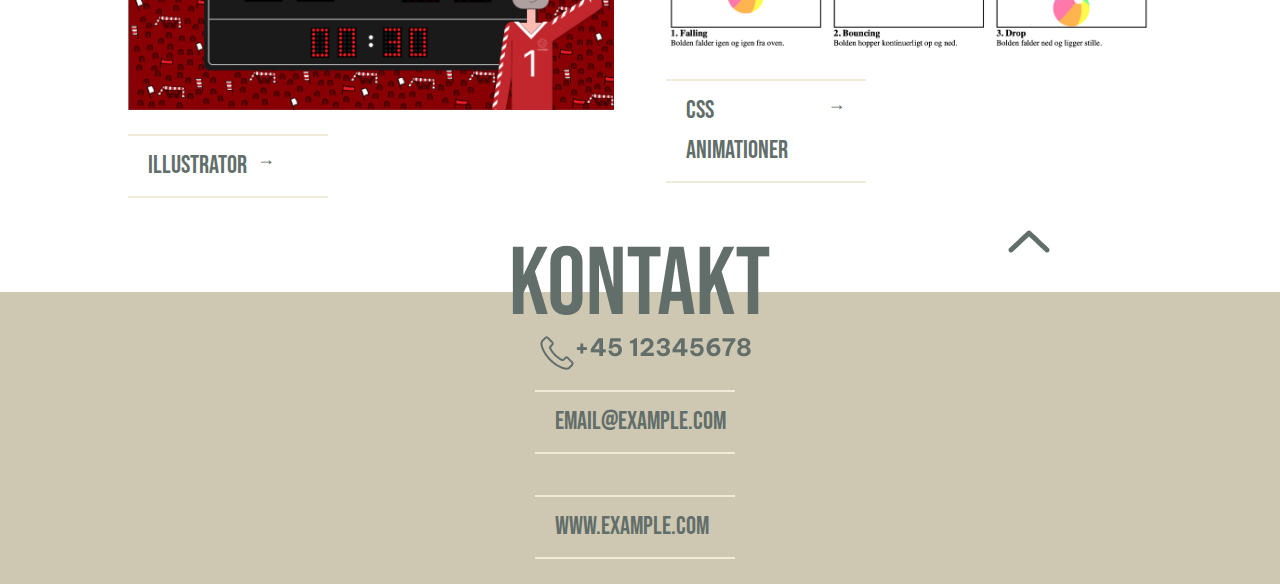
<file: T04.html>
<!DOCTYPE html>
<html lang="en">
  <head>
    <meta charset="UTF-8" />
    <meta name="viewport" content="width=device-width, initial-scale=1.0" />
    <meta name="robots" content="noindex" />

    <title>Portfolio</title>
    <link rel="icon" href="img/VK.png" type="image/png" />

    <link rel="stylesheet" href="css/styles.css" />
  </head>
  <body>
    <header class="header">
      <nav class="navbar">
        <img src="img/T04.png" alt="T04" class="T0" id="T1" />
        <div class="burger" id="burger">
          <span></span>
          <span></span>
          <span></span>
        </div>

        <ul class="menu" id="menu">
          <li>
            <a href="index.html"
              ><img src="img/FORSIDE&CV.png" alt="forside" class="forside-img"
            /></a>
          </li>
          <li>
            <a href="T01.html"><img src="img/T01.png" alt="t01" class="T" /></a>
          </li>
          <li>
            <a href="T02.html"><img src="img/T02.png" alt="t02" class="T" /></a>
          </li>
          <li>
            <a href="T03.html"><img src="img/T03.png" alt="t03" class="T" /></a>
          </li>
          <li>
            <a href="T04.html"
              ><img src="img/T04-aktiv.png" alt="t04" class="T"
            /></a>
          </li>
          <li>
            <a href="T05.html"><img src="img/T05.png" alt="to5" class="T" /></a>
          </li>
        </ul>
      </nav>
    </header>
    <main>
      <div class="grid1">
        <section id="spil" class="section">
          <img src="img/hero4.png" alt="" class="hero" />
          <h1>SPIL</h1>
          <p>
            I det her forløb har jeg lært at designe og programmere et
            interaktivt spil, som fungerer både på mobil og desktop. Jeg har
            udviklet spillets mekanik, herunder liv og tid, samt skabt to
            slutninger baseret på brugerens præstation. Det var også i det her
            forløb vi blev introduceret til JavaScript.
          </p>
          <a
            href="http://viktoriakagan.dk/1SEM/04_animation/site/Keeper_spillet/spil.html"
            target="_blank"
            class="button"
          >
            SPIL
            <span class="arrow">→</span>
          </a>
        </section>
        <section id="javascript" class="section">
          <h2>JAVESCRIPT</h2>
          <p>
            Jeg har lært, at funktioner i JavaScript udfører opgaver og kan tage
            -og returnere værdier. Event listeners gør det muligt at reagere på
            brugerinteraktioner som klik.
          </p>
          <!-- <div id="boks"></div> -->
        </section>
      </div>
      <div class="grid-1-1">
        <section id="illustrator" class="section">
          <h2>ILLUSTRATOR</h2>
          <p>
            Jeg har lært at bruge Illustrator til at skabe vektorgrafik ved
            hjælp af værktøjer som pen-værktøjet til at tegne stier,
            formværktøjer til at lave basisformer og Pathfinder til at kombinere
            eller redigere dem. Jeg har også arbejdet med farveværktøjer som
            gradienter og opacitet, samt brugt lag til at organisere designs.
          </p>

          <p>
            Jeg har lært at bruge tekstværktøjet til typografi, og masker som
            Clipping Masks til at skjule eller fremhæve dele af objekter. Til
            sidst har jeg fået erfaring med at eksportere projekter i
            forskellige filformater til både web og svg.
          </p>

          <img src="img/illustrator.png" alt="" />
          <a
            href="https://assets.adobe.com/id/urn:aaid:sc:EU:90be44b4-a29b-4b0f-9257-387ddf852ae2?view=published"
            target="_blank"
            class="button"
          >
            ILLUSTRATOR
            <span class="arrow">→</span>
          </a>
        </section>
        <section id="css-animationer" class="section">
          <h2>CSS ANIMATIONER</h2>
          <p>
            Jeg har lært at bruge CSS-animationer og CSS-transforms til at skabe
            bevægelse og ændre elementers placering, rotation og skalering.
            Animationer laves med keyframes, hvor man definerer trin i
            ændringerne, og knytter dem til elementer med egenskaber som
            animation-name og animation-duration.
          </p>
          <p>
            Transforms bruges til at flytte (translate), skalere (scale) eller
            rotere (rotate) elementer, og man kan justere omdrejningspunktet med
            transform-origin. Dette kan evt. ses i nogen af de øvelser jeg har
            linket til.
          </p>

          <img src="img/css-ovelser.png" alt="" />

          <a
            href="http://viktoriakagan.dk/1SEM/04_animation/site/16animationer/index.html"
            target="_blank"
            class="button"
          >
            CSS ANIMATIONER
            <span class="arrow">→</span>
          </a>
        </section>
      </div>

      <div class="pil-op">
        <a href="#"><img src="img/pil-op.png" alt="pil-op" /></a>
      </div>
    </main>
    <footer>
      <img src="img/footer.png" alt="footer" class="footer-img" />

      <p class="button">email@example.com</p>
      <p class="button">www.example.com</p>
    </footer>
    <script src="js/script.js"></script>
  </body>
</html>
</file>
<file: css/styles.css>
@import url('https://fonts.googleapis.com/css2?family=Bebas+Neue&display=swap');

@import url('https://fonts.googleapis.com/css2?family=Be+Vietnam+Pro:ital,wght@0,100;0,200;0,300;0,400;0,500;0,600;0,700;0,800;0,900;1,100;1,200;1,300;1,400;1,500;1,600;1,700;1,800;1,900&display=swap');


.pil-ned{
  display: none;
}
main{
  /* max-width: 1200px; */
  /* width: 80%; */
  padding: 5% 10%;    
  line-height: 1.6;

}
body {
  font-family: "Be Vietnam Pro", serif;
  font-weight: 200;
  font-style: normal;
    margin: 0;
    padding: 0;
    scroll-behavior: smooth;
  }
  
  header {
    background-color: #CEC8B2;

  }
  .navbar{
    display: flex; 
    justify-content: space-around;
    width: 100%;
    background-color: #CEC8B2;
    padding: 1rem;
  }
  
.navbar img{
  width: 10rem;
  height: 2rem;
}

img.T{
  width: 3rem;
}

img.T0{
  margin-left: -3rem;
  width: 3rem;
  /* margin-right: 4rem; */
  /* border: solid 1px #F1ECD9; */
  /* padding: 1rem; */
}

.team-1{
  margin-top: 2rem;
}
.navbar li{ 
  background-color: #CEC8B2;
  display: grid;
  grid-template-columns: 1fr 1fr;
  gap: 150%;
}

  .burger {
    cursor: pointer;
    display: flex;
    flex-direction: column;
    justify-content: space-around;
    height: 24px;
    width: 30px;
    position: relative;
  }
  
  .burger span {
    display: block;
    height: 4px;
    background-color: #626E6A;
    transition: all 0.3s;
  }
  
  .menu {
    list-style: none;
    margin: 0;
    padding: 0;
    display: none;
    flex-direction: column;
    background-color: #CEC8B2;
    position:relative;
    width: 100%;
  }
  
  #boks {
    width: 100px;
    height: 100px;
    background-color: #626E6A;
    margin: 50px auto;
    animation: rotate 2s linear infinite; /* 2 sekunders rotation, gentager uendeligt */
    cursor: pointer;    /* Giver en klikmarkør, så det er tydeligt, at boksen kan klikkes */

  }
  
  @keyframes rotate {
    0% {
      transform: rotate(0deg); /* Startposition */
    }
    100% {
      transform: rotate(360deg); /* Fuld rotation */
    }
  }
  .paused {
    animation-play-state: paused;
  }

  .menu.active {
    display: flex;
  }
  
  .menu li {
    padding: 10px 20px;
  }
  
  .menu li a {
    text-decoration: none;
    color: #626E6A;
  }
  
  .burger.open span:nth-child(1) {
    transform: rotate(45deg) translate(5px, 5px);
  }
  
  .burger.open span:nth-child(2) {
    opacity: 0;
  }
  
  .burger.open span:nth-child(3) {
    transform: rotate(-45deg) translate(5px, -5px);
  }
  
.close{
  display: none;
}

  nav ul li {
    display: inline;
  }
  
  nav ul li a {
    text-decoration: none;
    color: #626E6A;
  }
  
/* .photo_grid :nth-child(3){
  transform: rotate(90deg);
}
.photo_grid :nth-child(4){
  transform: rotate(90deg);
} */
img{
  width: 100%;
}

/* .hide{display: none;} */

 h1 {
  font-family: "Bebas Neue", serif;
  font-weight: 400;
  font-style: normal;
  font-size: 40px;
margin-top: 1rem;
margin-bottom: -1rem;
    color: #626E6A;
    text-align: left;
    margin-left: -1rem;   
  }
  h2 {
    font-family: "Bebas Neue", serif;
    font-weight: 400;
    font-style: normal;
    font-size: 30px;
  margin-top: 1rem;
  margin-bottom: -1rem;
      color: #8B998C;
      text-align: left;
      margin-left: 1rem;
     
    }
    
/* Styling for the button */
.button {
  margin-top: 1rem;
  display: flex;
  border-top: 2px solid #F1ECD9;
  border-bottom: 2px solid #F1ECD9; 
  padding: 10px 20px;
  text-decoration: none; 
  color: #626E6A; 
  font-size: 16px;
  font-family: "Bebas Neue", serif;
  font-size: 20px;
  position: relative;
  transition: transform 0.2s ease, color 0.2s ease, border-color 0.2s ease;
  cursor: pointer;
  width: 8rem;
}

/* Hover effect */
.button:hover {
  transform: scale(1.1); 
  color: #626E6A; 
  border-color: #F1ECD9; 
}

/* Styling for the arrow */
.button .arrow {
  margin-left: 10px; 
  font-size: 18px;
  
  transition: transform 0.2s ease;
}

/* Arrow movement on hover */
.button:hover .arrow {
  transform: translateX(5px); /* Arrow moves slightly to the right */
}
.video{
  display: flex;
  flex-direction: row;
}
.video1 video{
  inset: 0;
  width: 100%;
  height: auto;
  aspect-ratio: 16/9;
  position: relative;
margin-top: 10rem;
}

iframe{
  position: absolute;
  inset: 0;
  width: 100%;
  height: auto;
  aspect-ratio: 16/9;
}
.iframe-wrapper{
  position: relative;
  width: 100%;
  height: 0;
  padding-top: cals(100%/(16/9));
}


.pil-op{
  display: flex;
  justify-content:end;
  
  margin-top: 2rem;
  margin-bottom: -6rem;
}

.pil-op :hover{
  transform:scale(1.1)
}

  footer {
   
    line-height: 1.6;
margin-top: 8rem;
    background-color: #CEC8B2;
    text-align: center;
   
    color: #626E6A;
    display: grid;
    grid-template-rows: 1fr; 
    justify-content: center;
  }
  .footer-img{
    margin-top: -4rem;

  }
  p.button{
    margin-left: 10%;
  }

  .photo_grid{
    margin-top: 2rem;
    display: grid;
    grid-template-columns: 1fr 1fr;
    gap: 1em;

}

.photo_grid img{
    height: 100%;
    aspect-ratio: 1/1;
    object-fit: cover;
    /* object-position: center; */
}
img{
    width: 100%;
}

#scrollArrow{
  display: none;
}

@media (width>650px){
  

.burger{display: none;}
.menu{display: flex;
flex-direction: row;
justify-content:space-around;


}
.button{
  font-size: 25px;
  width: 10rem;
}
h1{
  font-size: 60px;
  text-align: left;
  margin-left: -2rem;
}
h2{
  font-size: 40px;
  text-align: left;
  margin-left:2rem;
}
p{font-size: 20px;}
img.T0{
  margin-left: 0;}

#T1{margin: -10rem;
  display: none;
}
.T0 :hover{
  transform:scale(1.1)
}
.footer-link{
  display: grid;
  grid-template-rows: 1fr;
}
.navbar li{
  gap: 0;
}
img.forside-img{
  /* margin-top: 1rem; */
  width: 12rem;
}
.grid-1-1{
  margin-top: 3rem;
  display: grid;
  grid-template-columns: 1fr 1fr;
  gap: 5%;
}
.grid1, .grid2{
  display: grid;
  grid-template-columns: 2fr 1fr;
  gap: 5%;
}
.grid2{
  display: grid;
  grid-template-columns: 1fr 2fr;
  gap: 5%;
  margin-top: 5%;
  margin-bottom: 8REM;
}
.team-1{
  margin-top: 4rem;
}
.image{
  margin-top: 10rem;
  grid-column: 2/4;
  grid-row: 1/3;
}
#cv{
  grid-column: 2/4;
  grid-row: 1/3;
  margin-bottom: 5rem;
}
#skills{
  grid-column: 2/4;
  grid-row: 2/4;
  margin-top: 12rem;
}
.profile-image{
  margin-top: 5rem;
  grid-column: 1/2;
  grid-row: 1/4;
}
#why-mmd{
  margin-top: -4rem;
}
.section1{
  margin-bottom: 30%;

}

.grid-t02{
  margin-top: 10%;
  display: grid;
  grid-template-columns: repeat(3, 1fr);
  gap: 5%;
}
.div#animation-container{
  margin-top: 1rem;
}
.kagan-turist{
  margin-top: -40rem;
}
.p-up{
  margin-top: -40rem;
}
.iframe-wrapper{
  margin-bottom: -4rem;
}
 .photo_grid{
        grid-template-columns: repeat(3, 1fr);
    }
   .b1{
    grid-column: 1/2;
    grid-row: 1/3;
   }
.b2{
    grid-column: 2/4;
    grid-row: 1/2;
}
.b3{
    grid-column: 2/3;
    grid-row: 2/3;
}
.b4{
    grid-column: 3;
    grid-row: 2;
}
.pil-op{
 width: 90%;
  margin-top: 2rem;
  margin-bottom: -10rem;
}
}

@media (width>1200px){
  

  .hero-sektion{
    
    position: relative;

}
.portfolio-img{
   
    width: 100%;
    height: 100%;
    object-fit: cover;

}
#scrollArrow{
  position: absolute;
margin-top: -35rem;
  display: flex;
    z-index: 2;
    scale: 10%;
    justify-items: end;
    cursor: pointer;
}
#scrollArrow :hover{
transform:scale(1.1)}

  .iframe-wrapper{
  margin-bottom: 6rem;
}
  .kagan-turist{
    margin-top: -30rem;
  }
  .p-up{
    margin-top: -30rem;
  }
  .pil-op{
    width: 90%;
     margin-top: 2rem;
     margin-bottom: -10rem;
   }
   #passionssite, #javascript, #prototype, #website{
    margin-top: 10rem;
  }
 .grid20{
  display: grid;
  grid-template-columns: 2fr 1fr;
  gap: 5%;
 }
 .grid10{
  margin-top: -15rem;
  display: grid;
  grid-template-columns: 1fr 2fr;
  gap: 5%;
 }
 #why-mmd{
  margin-top: -6rem;
}

#skills{

  margin-top: 8rem;
}

}
</file>
